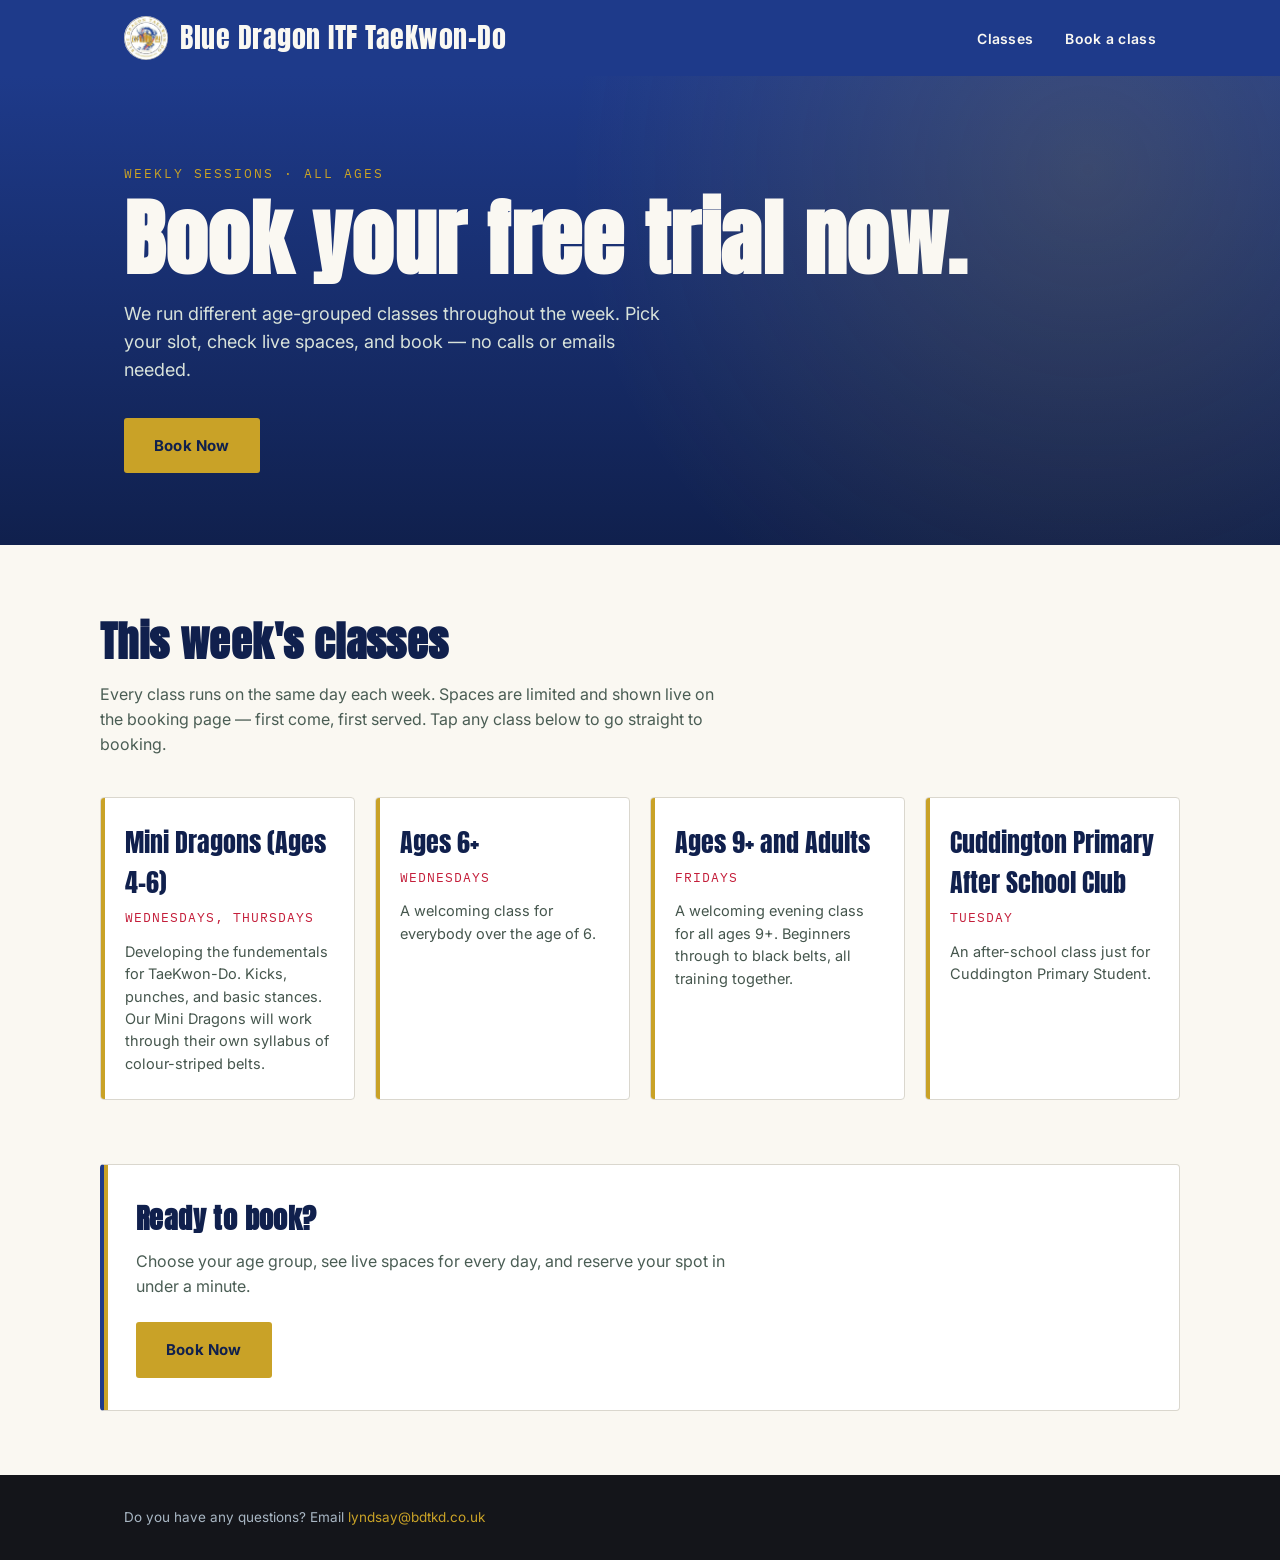
<file: index.html>
<!DOCTYPE html>
<html lang="en">
<head>
<meta charset="UTF-8">
<meta name="viewport" content="width=device-width, initial-scale=1.0">
<title>Blue Dragon TaeKwon-Do — Classes</title>
<link rel="stylesheet" href="css/style.css">
</head>
<body>
<nav class="site-nav">
  <div class="container">
    <a href="index.html" class="brand"><img src="images/BD_Anniversary.jpg" alt="Blue Dragon TaeKwon-Do club emblem"> Blue Dragon ITF TaeKwon-Do</a>
    <div class="nav-links">
      <a href="index.html">Classes</a>
      <a href="booking.html">Book a class</a>
    </div>
  </div>
</nav>
<header class="hero">
  <div class="container">
    <p class="eyebrow">Weekly Sessions · All Ages</p>
    <h1>Book your free trial now.</h1>
    <p>We run different age-grouped classes throughout the week.
       Pick your slot, check live spaces, and book — no calls or emails needed.</p>
    <a href="booking.html" class="btn btn-primary">Book Now</a>
  </div>
</header>
<section class="section container">
  <h2 class="section-title">This week's classes</h2>
  <p class="section-sub">
    Every class runs on the same day each week. Spaces are limited and
    shown live on the booking page — first come, first served. Tap any
    class below to go straight to booking.
  </p>
  <!--
    EDIT ME: this grid is a plain-language summary for visitors.
    It should match whatever is in your live availability spreadsheet,
    but it does not need to be auto-generated — update it by hand
    whenever your class schedule changes.
  -->
  <div class="class-grid">

    <a href="booking.html?age=Mini%20Dragons%20%28Ages%204-6%29" class="class-card">
      <p class="age">Mini Dragons (Ages 4-6)</p>
      <p class="day">Wednesdays, Thursdays</p>
      <p class="desc">Developing the fundementals for TaeKwon-Do. Kicks, punches, and basic stances. Our Mini Dragons will work through their own syllabus of colour-striped belts.</p>
    </a>
     <a href="booking.html?age=Ages%206%2B" class="class-card">
      <p class="age">Ages 6+</p>
      <p class="day">Wednesdays</p>
      <p class="desc">A welcoming class for everybody over the age of 6.</p>
    </a>
    <a href="booking.html?age=Ages%209%2B%20and%20Adults" class="class-card">
      <p class="age">Ages 9+ and Adults</p>
      <p class="day">Fridays</p>
      <p class="desc">A welcoming evening class for all ages 9+. Beginners through to black belts, all training together.</p>
    </a>
     <a href="booking.html?age=Cuddington%20After%20School%20Club" class="class-card">
      <p class="age">Cuddington Primary After School Club</p>
      <p class="day">Tuesday</p>
      <p class="desc">An after-school class just for Cuddington Primary Student.</p>
    </a>
  </div>
</section>
<section class="section container" style="padding-top:0;">
  <div class="class-card static" style="border-left:4px solid var(--indigo); padding:32px; cursor:default;">
    <h2 class="section-title" style="font-size:28px;">Ready to book?</h2>
    <p class="section-sub" style="margin-bottom:24px;">
      Choose your age group, see live spaces for every day, and reserve your spot in under a minute.
    </p>
    <a href="booking.html" class="btn btn-primary">Book Now</a>
  </div>
</section>
<footer class="site-footer">
  <div class="container">
    Do you have any questions? Email
    <a href="mailto:lyndsay@bdtkd.co.uk">lyndsay@bdtkd.co.uk</a>
  </div>
</footer>
</body>
</html>
</file>
<file: css/style.css>
/* ===========================================================
   TOKENS — Blue Dragon ITF TaeKwon-Do
   Palette (pulled from the club emblem):
     --indigo:      #1E3A8A  (dragon blue — headers, nav, the "Blue" in Blue Dragon)
     --indigo-dark: #10204D  (deeper blue for gradients/depth)
     --chalk:       #FAF8F2  (emblem white/cream — page background)
     --navy:        #14151A  (emblem black outline — body text)
     --amber:       #C9A227  (gold fist & lettering — accent, live availability)
     --red:         #C41E3A  (flame-red accent from the dragon — used sparingly, day labels)
     --line:        #DAD7CE  (hairline / muted borders)
   Type:
     Display — 'Anton' (bold, condensed, high-impact — a shout rather than a jersey number)
     Body    — 'Inter'
     Data    — 'IBM Plex Mono' (clean numerals for times/counts)
   Signature element:
     The availability count renders as a small "belt stripe" tag —
     dark tag, gold text, thin coloured underline — a nod to belt-rank
     stripes rather than a generic pill/badge.
=========================================================== */

@import url('https://fonts.googleapis.com/css2?family=Anton&family=Inter:wght@400;500;600;700&family=IBM+Plex+Mono:wght@500;600&display=swap');

:root {
  --indigo: #1E3A8A;
  --indigo-dark: #10204D;
  --chalk: #FAF8F2;
  --navy: #14151A;
  --amber: #C9A227;
  --amber-dark: #A5800E;
  --line: #DAD7CE;
  --white: #FFFFFF;
  --red: #C41E3A;

  --font-display: 'Anton', sans-serif;
  --font-body: 'Inter', sans-serif;
  --font-data: 'IBM Plex Mono', monospace;
}

* { box-sizing: border-box; }

html { scroll-behavior: smooth; }

body {
  margin: 0;
  background: var(--chalk);
  color: var(--navy);
  font-family: var(--font-body);
  line-height: 1.55;
}

a { color: inherit; }

img { max-width: 100%; display: block; }

.container {
  max-width: 1080px;
  margin: 0 auto;
  padding: 0 24px;
}

/* Focus visibility (accessibility floor) */
a:focus-visible,
button:focus-visible,
select:focus-visible,
input:focus-visible,
textarea:focus-visible {
  outline: 3px solid var(--amber);
  outline-offset: 2px;
}

@media (prefers-reduced-motion: reduce) {
  * { animation: none !important; transition: none !important; }
}

/* ---------- Nav ---------- */
.site-nav {
  background: var(--indigo);
  color: var(--chalk);
}
.site-nav .container {
  display: flex;
  align-items: center;
  justify-content: space-between;
  padding-top: 16px;
  padding-bottom: 16px;
}
.site-nav .brand {
  display: flex;
  align-items: center;
  gap: 12px;
  font-family: var(--font-display);
  font-size: 28px;
  letter-spacing: 0.5px;
  color: var(--chalk);
  text-decoration: none;
}
.site-nav .brand img {
  height: 44px;
  width: 44px;
  border-radius: 50%;
  background: var(--chalk);
  object-fit: cover;
}
.site-nav .brand span { color: var(--amber); }
.site-nav .nav-links a {
  color: var(--chalk);
  text-decoration: none;
  font-weight: 600;
  font-size: 14px;
  margin-left: 28px;
  letter-spacing: 0.3px;
}
.site-nav .nav-links a:hover { color: var(--amber); }

/* ---------- Buttons ---------- */
.btn {
  display: inline-block;
  font-family: var(--font-body);
  font-weight: 700;
  font-size: 15px;
  letter-spacing: 0.2px;
  padding: 14px 28px;
  border-radius: 3px;
  border: 2px solid transparent;
  cursor: pointer;
  text-decoration: none;
  transition: transform 0.12s ease, background 0.12s ease;
}
.btn:hover { transform: translateY(-1px); }
.btn-primary {
  background: var(--amber);
  color: var(--indigo-dark);
}
.btn-primary:hover { background: var(--amber-dark); }
.btn-outline {
  background: transparent;
  border-color: var(--chalk);
  color: var(--chalk);
}
.btn-outline:hover { background: rgba(247,245,240,0.1); }

/* ---------- Hero ---------- */
.hero {
  background: var(--indigo);
  color: var(--chalk);
  background-image:
    radial-gradient(circle at 85% 20%, rgba(201,162,39,0.18), transparent 45%),
    linear-gradient(180deg, var(--indigo) 0%, var(--indigo-dark) 100%);
  padding: 88px 0 72px;
}
.hero .eyebrow {
  font-family: var(--font-data);
  font-size: 13px;
  letter-spacing: 2px;
  text-transform: uppercase;
  color: var(--amber);
  margin: 0 0 14px;
}
.hero h1 {
  font-family: var(--font-display);
  font-size: clamp(48px, 7vw, 84px);
  line-height: 0.98;
  letter-spacing: 0.5px;
  margin: 0 0 20px;
}
.hero p {
  max-width: 560px;
  font-size: 18px;
  color: #D8E2DA;
  margin: 0 0 34px;
}

/* ---------- Sections ---------- */
.section {
  padding: 64px 0;
}
.section-title {
  font-family: var(--font-display);
  font-size: clamp(30px, 4vw, 42px);
  letter-spacing: 0.4px;
  margin: 0 0 8px;
  color: var(--indigo-dark);
}
.section-sub {
  color: #4A5D54;
  margin: 0 0 40px;
  max-width: 620px;
}

/* ---------- Class cards (home page) ---------- */
.class-grid {
  display: grid;
  grid-template-columns: repeat(auto-fit, minmax(240px, 1fr));
  gap: 20px;
}
.class-card {
  display: block;
  background: var(--white);
  border: 1px solid var(--line);
  border-radius: 4px;
  padding: 24px;
  position: relative;
  overflow: hidden;
  text-decoration: none;
  color: inherit;
  cursor: pointer;
  transition: transform 0.12s ease, box-shadow 0.12s ease, border-color 0.12s ease;
}
.class-card:hover {
  transform: translateY(-2px);
  box-shadow: 0 6px 16px rgba(23,24,28,0.12);
  border-color: var(--indigo);
}
.class-card,
.class-card:visited,
.class-card:hover,
.class-card:active {
  text-decoration: none;
}
.class-card * {
  text-decoration: none;
}
.class-card.static:hover {
  transform: none;
  box-shadow: none;
  border-color: var(--line);
}
.class-card::before {
  content: "";
  position: absolute;
  top: 0; left: 0;
  width: 4px; height: 100%;
  background: var(--amber);
}
.class-card .age {
  font-family: var(--font-display);
  font-size: 26px;
  color: var(--indigo-dark);
  margin: 0 0 6px;
}
.class-card .day {
  font-family: var(--font-data);
  font-size: 13px;
  text-transform: uppercase;
  letter-spacing: 1px;
  color: var(--red);
  margin: 0 0 12px;
}
.class-card p.desc {
  font-size: 14.5px;
  color: #45564D;
  margin: 0;
}

/* ---------- Footer ---------- */
.site-footer {
  background: var(--navy);
  color: #A9B7C4;
  padding: 32px 0;
  font-size: 13.5px;
}
.site-footer a { color: var(--amber); text-decoration: none; }

/* ===========================================================
   BOOKING PAGE
=========================================================== */
.booking-toolbar {
  display: flex;
  flex-wrap: wrap;
  align-items: center;
  gap: 16px;
  padding: 24px 0;
  border-bottom: 1px solid var(--line);
  margin-bottom: 24px;
}
.booking-toolbar label {
  font-weight: 700;
  font-size: 14px;
  margin-right: 8px;
}
.booking-toolbar select {
  font-family: var(--font-body);
  font-size: 15px;
  padding: 10px 14px;
  border: 2px solid var(--indigo);
  border-radius: 3px;
  background: var(--white);
  color: var(--navy);
}
.status-line {
  font-family: var(--font-data);
  font-size: 12.5px;
  color: #6B7B72;
  margin-left: auto;
}
.status-line.error { color: var(--red); }
.refresh-btn {
  background: none;
  border: 1px solid var(--line);
  border-radius: 3px;
  padding: 8px 14px;
  font-size: 13px;
  font-weight: 600;
  cursor: pointer;
  color: var(--navy);
}
.refresh-btn:hover { border-color: var(--indigo); }

/* Weekly calendar grid */
.calendar-wrap {
  overflow-x: auto;
  border: 1px solid var(--line);
  border-radius: 4px;
  background: var(--white);
  margin-bottom: 60px;
}
.calendar {
  display: grid;
  grid-template-columns: 64px repeat(7, minmax(130px, 1fr));
  min-width: 980px;
  position: relative;
}
.cal-header {
  background: var(--indigo);
  color: var(--chalk);
  padding: 12px 8px;
  text-align: center;
  font-family: var(--font-display);
  font-size: 18px;
  letter-spacing: 0.5px;
  position: sticky;
  top: 0;
  z-index: 2;
}
.cal-header.time-col-header { background: var(--indigo-dark); }

.time-col {
  border-right: 1px solid var(--line);
  position: relative;
}
.time-label {
  position: absolute;
  right: 8px;
  transform: translateY(-50%);
  font-family: var(--font-data);
  font-size: 11px;
  color: #8B9A91;
}
.day-col {
  border-right: 1px solid var(--line);
  position: relative;
  background-image: repeating-linear-gradient(
    to bottom,
    var(--line) 0,
    var(--line) 1px,
    transparent 1px,
    transparent 120px
  );
}
.day-col:last-child { border-right: none; }

.class-block {
  position: absolute;
  left: 4px;
  right: 4px;
  overflow: hidden;
  background: #EAF2EC;
  border: 1px solid var(--indigo);
  border-left: 4px solid var(--indigo);
  border-radius: 3px;
  padding: 6px 8px;
  cursor: pointer;
  text-align: left;
  font-family: var(--font-body);
  transition: transform 0.1s ease, box-shadow 0.1s ease;
}
.class-block:hover {
  transform: translateY(-1px);
  box-shadow: 0 4px 10px rgba(16,38,59,0.15);
}
.class-block.full {
  background: #F2E9E4;
  border-color: var(--red);
  border-left-color: var(--red);
  cursor: pointer;
  opacity: 0.85;
}
.class-block.low .cb-avail {
  border-bottom-color: var(--red);
  color: #FFD9CE;
}
.class-block .cb-age {
  font-weight: 700;
  font-size: 13px;
  color: var(--indigo-dark);
  margin-bottom: 2px;
}
.class-block.full .cb-age { color: var(--red); }
.class-block .cb-time {
  font-family: var(--font-data);
  font-size: 11px;
  color: #4A5D54;
  margin-bottom: 4px;
}
/* Signature: belt-stripe style availability tag */
.cb-avail {
  display: inline-block;
  font-family: var(--font-data);
  font-size: 11px;
  font-weight: 600;
  background: var(--navy);
  color: var(--chalk);
  padding: 2px 6px;
  border-radius: 2px;
  border-bottom: 2px solid var(--amber);
}
.class-block.full .cb-avail {
  border-bottom-color: var(--red);
  color: #FFD9CE;
}

.empty-note {
  padding: 40px;
  text-align: center;
  color: #6B7B72;
  font-size: 15px;
}

/* ---------- Modal ---------- */
.modal-overlay {
  position: fixed;
  inset: 0;
  background: rgba(16,38,59,0.55);
  display: none;
  align-items: center;
  justify-content: center;
  padding: 20px;
  z-index: 50;
}
.modal-overlay.open { display: flex; }
.modal {
  background: var(--white);
  border-radius: 6px;
  max-width: 460px;
  width: 100%;
  padding: 32px;
  position: relative;
  max-height: 90vh;
  overflow-y: auto;
}
.modal-close {
  position: absolute;
  top: 16px; right: 16px;
  background: none;
  border: none;
  font-size: 22px;
  cursor: pointer;
  color: #6B7B72;
  line-height: 1;
}
.modal h3 {
  font-family: var(--font-display);
  font-size: 26px;
  margin: 0 0 4px;
  color: var(--indigo-dark);
}
.modal .modal-sub {
  font-family: var(--font-data);
  font-size: 12.5px;
  color: var(--red);
  margin: 0 0 22px;
}
.modal-notice {
  background: #F2E9E4;
  border: 1px solid var(--red);
  border-left: 4px solid var(--red);
  border-radius: 3px;
  padding: 10px 14px;
  font-size: 13.5px;
  line-height: 1.5;
  color: var(--indigo-dark);
  margin: -8px 0 20px;
}
.modal-notice strong { color: var(--red); }
.form-row { margin-bottom: 16px; }
.form-row label {
  display: block;
  font-weight: 600;
  font-size: 13.5px;
  margin-bottom: 6px;
}
.form-row input,
.form-row textarea {
  width: 100%;
  font-family: var(--font-body);
  font-size: 15px;
  padding: 10px 12px;
  border: 2px solid var(--line);
  border-radius: 3px;
  background: var(--chalk);
}
.contact-input-row {
  display: flex;
  align-items: center;
  gap: 10px;
}
.contact-input-row > input[type="tel"],
.contact-input-row > input[type="email"] {
  flex: 1;
  min-width: 0;
}
.preferred-contact-label {
  display: inline-flex !important;
  align-items: center;
  gap: 5px;
  flex: 0 0 auto;
  margin: 0 !important;
  white-space: nowrap;
  font-size: 12px !important;
  font-weight: 400 !important;
  cursor: pointer;
}
.preferred-contact-label input[type="checkbox"] {
  width: auto;
  margin: 0;
  accent-color: var(--indigo);
}
.form-row input:focus,
.form-row textarea:focus {
  border-color: var(--indigo);
  outline: none;
}
.form-row textarea { resize: vertical; min-height: 70px; }
.form-row input::placeholder,
.form-row textarea::placeholder {
  color: #9AA5A0;
  opacity: 1;
}
.form-row[hidden] { display: none; }
.dob-row {
  display: flex;
  gap: 10px;
}

.dob-row input {
  text-align: center;
}

#dobDay,
#dobMonth {
  flex: 0 0 80px;
}

#dobYear {
  flex: 1;
}
.modal .btn { width: 100%; text-align: center; }
.form-msg {
  margin-top: 14px;
  font-size: 13.5px;
  font-weight: 600;
}
.form-msg.success { color: var(--indigo); }
.form-msg.error { color: var(--red); }
</file>
